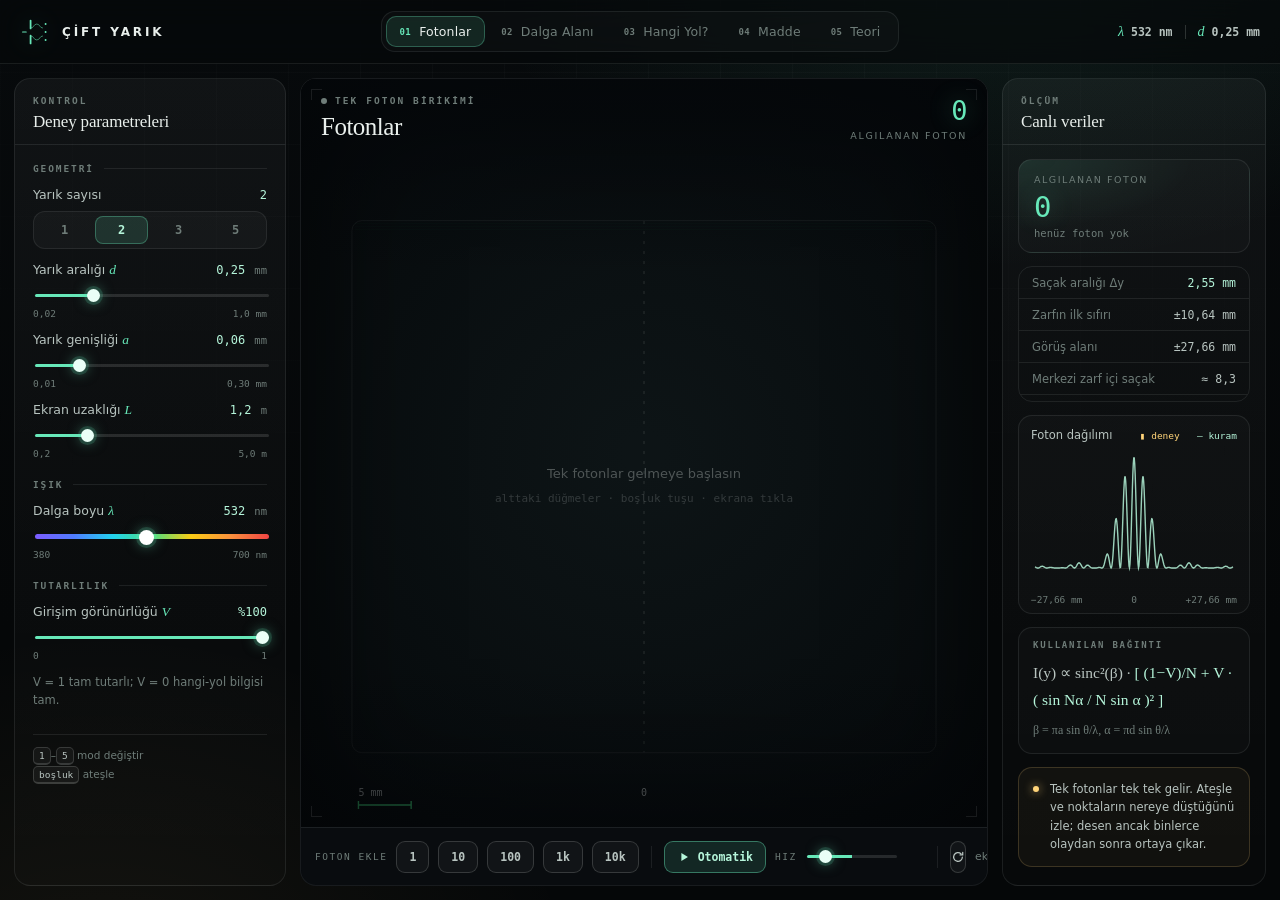
<file: index.html>
<!DOCTYPE html>
<html lang="tr">
<head>
<meta charset="utf-8">
<meta name="viewport" content="width=device-width, initial-scale=1">
<meta name="theme-color" content="#070a0d">
<title>Çift Yarık — Etkileşimli Fizik Laboratuvarı</title>
<link rel="icon" href="favicon.svg" type="image/svg+xml">
<link rel="stylesheet" href="css/styles.css">
</head>
<body>
<div class="app" id="app">

  <!-- ======================= ÜST ÇUBUK ======================= -->
  <header class="topbar">
    <div class="brand">
      <svg class="brand-mark" viewBox="0 0 34 34" aria-hidden="true">
        <path d="M3 17h4" stroke="currentColor" stroke-width="1.4" stroke-linecap="round"/>
        <path d="M12 4v9M12 21v9" stroke="currentColor" stroke-width="2" stroke-linecap="round"/>
        <path d="M12 12.5c4 0 3.2-4.5 7-4.5s3 4.5 7 4.5M12 21.5c4 0 3.2 4.5 7 4.5s3-4.5 7-4.5" fill="none" stroke="currentColor" stroke-width="1.1" opacity=".55"/>
        <circle cx="29" cy="8" r="1.1" fill="currentColor"/>
        <circle cx="29" cy="17" r="1.1" fill="currentColor"/>
        <circle cx="29" cy="26" r="1.1" fill="currentColor"/>
      </svg>
      <div class="brand-text">
        <span class="brand-title">ÇİFT YARIK</span>
        <span class="brand-sub">etkileşimli fizik laboratuvarı</span>
      </div>
    </div>

    <nav class="tabs" role="tablist" aria-label="Deney modları">
      <button class="tab is-active" role="tab" aria-selected="true" data-mode="buildup">
        <span class="tab-num">01</span><span>Fotonlar</span>
      </button>
      <button class="tab" role="tab" aria-selected="false" data-mode="wave">
        <span class="tab-num">02</span><span>Dalga Alanı</span>
      </button>
      <button class="tab" role="tab" aria-selected="false" data-mode="which">
        <span class="tab-num">03</span><span>Hangi Yol?</span>
      </button>
      <button class="tab" role="tab" aria-selected="false" data-mode="particle">
        <span class="tab-num">04</span><span>Madde</span>
      </button>
      <button class="tab" role="tab" aria-selected="false" data-mode="theory">
        <span class="tab-num">05</span><span>Teori</span>
      </button>
    </nav>

    <div class="topmeta" aria-label="Güncel parametreler">
      <span class="meta-item"><i>λ</i><b id="top-lambda">532 nm</b></span>
      <span class="meta-sep"></span>
      <span class="meta-item"><i>d</i><b id="top-d">0,25 mm</b></span>
    </div>
  </header>

  <!-- ======================= ÇALIŞMA ALANI ======================= -->
  <main class="workspace" id="workspace">

    <!-- ---------- SOL: KONTROLLER ---------- -->
    <aside class="panel controls" aria-label="Deney kontrolleri">
      <div class="panel-head">
        <span class="eyebrow">KONTROL</span>
        <span class="panel-title">Deney parametreleri</span>
      </div>
      <div class="controls-scroll">

        <!-- FOTONLAR -->
        <div class="pane is-active" data-pane="buildup">
          <div class="group">
            <div class="group-head"><span>GEOMETRİ</span><span class="group-line"></span></div>
            <div class="ctrl">
              <div class="ctrl-head">
                <label>Yarık sayısı</label>
                <output class="val">2</output>
              </div>
              <div class="seg" data-seg="N">
                <button data-n="1">1</button><button data-n="2" class="is-active">2</button>
                <button data-n="3">3</button><button data-n="5">5</button>
              </div>
            </div>
            <div class="ctrl">
              <div class="ctrl-head"><label for="b-d">Yarık aralığı <i>d</i></label><output class="val" id="b-d-v">0,25 <u>mm</u></output></div>
              <input id="b-d" class="range" type="range" min="0.02" max="1" step="0.01" value="0.25" data-bind="d" data-kind="d-mm">
              <div class="ctrl-foot"><span>0,02</span><span>1,0 mm</span></div>
            </div>
            <div class="ctrl">
              <div class="ctrl-head"><label for="b-a">Yarık genişliği <i>a</i></label><output class="val" id="b-a-v">0,060 <u>mm</u></output></div>
              <input id="b-a" class="range" type="range" min="0.01" max="0.3" step="0.005" value="0.06" data-bind="a" data-kind="a-mm">
              <div class="ctrl-foot"><span>0,01</span><span>0,30 mm</span></div>
            </div>
            <div class="ctrl">
              <div class="ctrl-head"><label for="b-L">Ekran uzaklığı <i>L</i></label><output class="val" id="b-L-v">1,20 <u>m</u></output></div>
              <input id="b-L" class="range" type="range" min="0.2" max="5" step="0.05" value="1.2" data-bind="L" data-kind="L-m">
              <div class="ctrl-foot"><span>0,2</span><span>5,0 m</span></div>
            </div>
          </div>

          <div class="group">
            <div class="group-head"><span>IŞIK</span><span class="group-line"></span></div>
            <div class="ctrl">
              <div class="ctrl-head"><label for="b-lambda">Dalga boyu <i>λ</i></label><output class="val" id="b-lambda-v">532 <u>nm</u></output></div>
              <input id="b-lambda" class="range spectral" type="range" min="380" max="700" step="1" value="532" data-bind="lambda" data-kind="lambda">
              <div class="ctrl-foot"><span>380</span><span>700 nm</span></div>
            </div>
          </div>

          <div class="group">
            <div class="group-head"><span>TUTARLILIK</span><span class="group-line"></span></div>
            <div class="ctrl">
              <div class="ctrl-head"><label for="b-V">Girişim görünürlüğü <i>V</i></label><output class="val" id="b-V-v">%100</output></div>
              <input id="b-V" class="range" type="range" min="0" max="100" step="1" value="100" data-bind="V" data-kind="V-pct">
              <div class="ctrl-foot"><span>0</span><span>1</span></div>
            </div>
            <p class="mini-note">V = 1 tam tutarlı; V = 0 hangi-yol bilgisi tam.</p>
          </div>
        </div>

        <!-- DALGA ALANI -->
        <div class="pane" data-pane="wave">
          <div class="group">
            <div class="group-head"><span>GEOMETRİ</span><span class="group-line"></span></div>
            <div class="ctrl">
              <div class="ctrl-head"><label>Yarık sayısı</label><output class="val">2</output></div>
              <div class="seg" data-seg="N">
                <button data-n="1">1</button><button data-n="2" class="is-active">2</button>
                <button data-n="3">3</button><button data-n="5">5</button>
              </div>
            </div>
            <div class="ctrl">
              <div class="ctrl-head"><label for="w-d">Yarık aralığı <i>d</i></label><output class="val" id="w-d-v">0,25 <u>mm</u></output></div>
              <input id="w-d" class="range" type="range" min="0.02" max="1" step="0.01" value="0.25" data-bind="d" data-kind="d-mm">
              <div class="ctrl-foot"><span>0,02</span><span>1,0 mm</span></div>
            </div>
            <div class="ctrl">
              <div class="ctrl-head"><label for="w-a">Yarık genişliği <i>a</i></label><output class="val" id="w-a-v">0,060 <u>mm</u></output></div>
              <input id="w-a" class="range" type="range" min="0.01" max="0.3" step="0.005" value="0.06" data-bind="a" data-kind="a-mm">
              <div class="ctrl-foot"><span>0,01</span><span>0,30 mm</span></div>
            </div>
          </div>

          <div class="group">
            <div class="group-head"><span>IŞIK</span><span class="group-line"></span></div>
            <div class="ctrl">
              <div class="ctrl-head"><label for="w-lambda">Dalga boyu <i>λ</i></label><output class="val" id="w-lambda-v">532 <u>nm</u></output></div>
              <input id="w-lambda" class="range spectral" type="range" min="380" max="700" step="1" value="532" data-bind="lambda" data-kind="lambda">
              <div class="ctrl-foot"><span>380</span><span>700 nm</span></div>
            </div>
          </div>

          <div class="group">
            <div class="group-head"><span>EKRAN</span><span class="group-line"></span></div>
            <div class="ctrl">
              <div class="ctrl-head"><label for="w-z">Ekran konumu <i>z</i></label><output class="val" id="w-z-v">120 <u>mm</u></output></div>
              <input id="w-z" class="range" type="range" min="2" max="200" step="1" value="120" data-bind="zScreen" data-kind="z-mm">
              <div class="ctrl-foot"><span>2</span><span>200 mm</span></div>
            </div>
            <p class="mini-note">Haritadaki dikey çizgiyi sürükleyerek de ekranı taşıyabilirsin.</p>
          </div>
        </div>

        <!-- HANGİ YOL -->
        <div class="pane" data-pane="which">
          <div class="group">
            <div class="group-head"><span>İŞARETÇİ</span><span class="group-line"></span></div>
            <div class="ctrl">
              <div class="ctrl-head"><label for="q-theta">İşaretçi açısı <i>θ</i></label><output class="val" id="q-theta-v">22°</output></div>
              <input id="q-theta" class="range" type="range" min="0" max="45" step="1" value="22" data-bind="theta" data-kind="theta-deg">
              <div class="ctrl-foot"><span>0° · özdeş</span><span>45° · dik</span></div>
            </div>
            <button class="switch" id="q-analyzer" data-toggle="analyzer" aria-pressed="false">
              <span class="switch-track"><span class="switch-thumb"></span></span>
              <span class="switch-label">Analizörü aç <small>(quantum eraser)</small></span>
            </button>
            <p class="mini-note">İşaretçiler ±θ yönünde. 45°'de birbirine dik olur: yol bilgisi tam, girişim yok.</p>
          </div>

          <div class="group">
            <div class="group-head"><span>GEOMETRİ</span><span class="group-line"></span></div>
            <div class="ctrl">
              <div class="ctrl-head"><label for="q-d">Yarık aralığı <i>d</i></label><output class="val" id="q-d-v">0,25 <u>mm</u></output></div>
              <input id="q-d" class="range" type="range" min="0.02" max="1" step="0.01" value="0.25" data-bind="d" data-kind="d-mm">
              <div class="ctrl-foot"><span>0,02</span><span>1,0 mm</span></div>
            </div>
            <div class="ctrl">
              <div class="ctrl-head"><label for="q-a">Yarık genişliği <i>a</i></label><output class="val" id="q-a-v">0,060 <u>mm</u></output></div>
              <input id="q-a" class="range" type="range" min="0.01" max="0.3" step="0.005" value="0.06" data-bind="a" data-kind="a-mm">
              <div class="ctrl-foot"><span>0,01</span><span>0,30 mm</span></div>
            </div>
            <div class="ctrl">
              <div class="ctrl-head"><label for="q-L">Ekran uzaklığı <i>L</i></label><output class="val" id="q-L-v">1,20 <u>m</u></output></div>
              <input id="q-L" class="range" type="range" min="0.2" max="5" step="0.05" value="1.2" data-bind="L" data-kind="L-m">
              <div class="ctrl-foot"><span>0,2</span><span>5,0 m</span></div>
            </div>
          </div>

          <div class="group">
            <div class="group-head"><span>IŞIK</span><span class="group-line"></span></div>
            <div class="ctrl">
              <div class="ctrl-head"><label for="q-lambda">Dalga boyu <i>λ</i></label><output class="val" id="q-lambda-v">532 <u>nm</u></output></div>
              <input id="q-lambda" class="range spectral" type="range" min="380" max="700" step="1" value="532" data-bind="lambda" data-kind="lambda">
              <div class="ctrl-foot"><span>380</span><span>700 nm</span></div>
            </div>
          </div>
        </div>

        <!-- MADDE -->
        <div class="pane" data-pane="particle">
          <div class="group">
            <div class="group-head"><span>PARÇACIK</span><span class="group-line"></span></div>
            <div class="particle-grid" data-particles>
              <button class="particle is-active" data-particle="electron"><b>e⁻</b><span>Elektron</span></button>
              <button class="particle" data-particle="neutron"><b>n</b><span>Nötron</span></button>
              <button class="particle" data-particle="proton"><b>p⁺</b><span>Proton</span></button>
              <button class="particle" data-particle="c60"><b>C₆₀</b><span>Fulleren</span></button>
            </div>
            <div class="ctrl">
              <div class="ctrl-head"><label for="p-K">Kinetik enerji <i>K</i></label><output class="val" id="p-K-v">1,00 <u>keV</u></output></div>
              <input id="p-K" class="range" type="range" min="0" max="1000" step="1" value="500" data-bind="K" data-kind="K-log">
              <div class="ctrl-foot"><span id="p-K-min">0,1 eV</span><span id="p-K-max">300 keV</span></div>
            </div>
            <p class="mini-note" id="p-rel-note">Relativistik düzeltme: <span>kapalı</span></p>
          </div>

          <div class="group">
            <div class="group-head"><span>GEOMETRİ</span><span class="group-line"></span></div>
            <div class="ctrl">
              <div class="ctrl-head"><label for="p-d">Yarık aralığı <i>d</i></label><output class="val" id="p-d-v">1,00 <u>µm</u></output></div>
              <input id="p-d" class="range" type="range" min="0" max="1000" step="1" value="500" data-bind="pd" data-kind="d-log">
              <div class="ctrl-foot"><span>1 nm</span><span>100 µm</span></div>
            </div>
            <div class="ctrl">
              <div class="ctrl-head"><label for="p-L">Ekran uzaklığı <i>L</i></label><output class="val" id="p-L-v">1,00 <u>m</u></output></div>
              <input id="p-L" class="range" type="range" min="0" max="1000" step="1" value="500" data-bind="pL" data-kind="L-log">
              <div class="ctrl-foot"><span>5 cm</span><span>20 m</span></div>
            </div>
            <div class="readonly-row"><span>Yarık genişliği</span><b>a = d / 4</b></div>
          </div>

          <div class="group">
            <div class="group-head"><span>NOT</span><span class="group-line"></span></div>
            <p class="mini-note">Aynı girişim yasası; sadece dalga boyu de Broglie bağıntısından geliyor. Ekran görünümü, gerçek ölçeğe göre büyütülür.</p>
          </div>
        </div>

        <div class="panel-foot">
          <span class="kbd-hint"><kbd>1</kbd>–<kbd>5</kbd> mod değiştir</span>
          <span class="kbd-hint"><kbd>boşluk</kbd> ateşle</span>
        </div>
      </div>
    </aside>

    <!-- ---------- ORTA: SAHNE ---------- -->
    <section class="stage-card" aria-label="Deney görselleştirmesi">
      <div class="canvas-wrap" id="canvas-wrap">
        <canvas id="base-canvas" aria-label="Deney ekranı"></canvas>
        <canvas id="fx-canvas" aria-hidden="true"></canvas>
        <div class="canvas-scrim"></div>
        <div class="stage-head">
          <div class="stage-heading">
            <div class="stage-kicker"><span class="live-dot" id="live-dot"></span><span id="stage-kicker">TEK FOTON BİRİKİMİ</span></div>
            <h1 class="stage-title" id="stage-title">Fotonlar</h1>
          </div>
          <div class="stage-stat">
            <span class="stage-stat-value" id="stage-stat-value">0</span>
            <span class="stage-stat-label" id="stage-stat-label">algılanan foton</span>
          </div>
        </div>
        <div class="corner tl"></div><div class="corner tr"></div>
        <div class="corner bl"></div><div class="corner br"></div>
      </div>

      <!-- Sahne alt çubuğu: moda göre JS doldurur -->
      <div class="stage-bar" id="stage-bar"></div>
    </section>

    <!-- ---------- SAĞ: VERİ ---------- -->
    <aside class="panel data" aria-label="Canlı ölçümler">
      <div class="panel-head">
        <span class="eyebrow">ÖLÇÜM</span>
        <span class="panel-title">Canlı veriler</span>
      </div>
      <div class="data-scroll">
        <div class="hero-stat">
          <span class="stat-key" id="hero-key">Algılanan foton</span>
          <span class="stat-big" id="hero-value">0</span>
          <span class="stat-sub" id="hero-sub">N = 0</span>
        </div>
        <div class="stat-list" id="stat-list"></div>

        <div class="chart-card">
          <div class="chart-head">
            <span id="chart-title">Dağılım</span>
            <span class="chart-legend" id="chart-legend"></span>
          </div>
          <canvas id="mini-canvas" aria-label="Ölçüm grafiği"></canvas>
          <div class="chart-foot"><span id="chart-xmin">−27,7 mm</span><span>0</span><span id="chart-xmax">+27,7 mm</span></div>
        </div>

        <div class="formula-card">
          <div class="formula-label">KULLANILAN BAĞINTI</div>
          <div class="formula" id="formula"></div>
        </div>

        <div class="note-card">
          <div class="note-dot"></div>
          <p id="note"></p>
        </div>
      </div>
    </aside>
  </main>

  <!-- ======================= TEORİ ======================= -->
  <section class="theory" id="theory" hidden>
    <div class="theory-hero">
      <div class="eyebrow">TEORİ · 1801 → BUGÜN</div>
      <h1>İki yarık, <em>tek bir soru.</em></h1>
      <p class="theory-lede">
        Bir parçacık aynı anda iki yerden geçebilir mi? Çift yarık deneyi, fiziğin en basit
        düzeneğiyle en tuhaf sorusunu sorar. 1801'de ışıkla başladı; bugün tek fotonlarla,
        elektronlarla, nötronlarla ve 720 atomlu moleküllerle aynı yanıtı veriyor.
      </p>
      <div class="hero-equation">
        <span class="eq-main">|ψ⟩ = |A⟩ + |B⟩</span>
        <span class="eq-arrow">→</span>
        <span class="eq-main">P(x) ∝ |ψ<sub>A</sub>(x) + ψ<sub>B</sub>(x)|²</span>
      </div>
      <div class="hero-meta">
        <span><b>11</b> bölüm</span><span><b>3</b> grafik</span><span><b>0</b> dış bağımlılık</span>
      </div>
    </div>

    <div class="theory-grid">
      <aside class="toc" aria-label="İçindekiler">
        <div class="toc-title">İÇİNDEKİLER</div>
        <a href="#t-geometry" class="is-active"><span>01</span> Geometri ve yol farkı</a>
        <a href="#t-cos2"><span>02</span> Neden cos²?</a>
        <a href="#t-envelope"><span>03</span> Sonlu yarık: zarf</a>
        <a href="#t-fresnel"><span>04</span> Fresnel ve Fraunhofer</a>
        <a href="#t-single"><span>05</span> Tek foton</a>
        <a href="#t-which"><span>06</span> Hangi yol?</a>
        <a href="#t-eraser"><span>07</span> Quantum eraser</a>
        <a href="#t-decoherence"><span>08</span> Dekoherans</a>
        <a href="#t-matter"><span>09</span> Madde dalgaları</a>
        <a href="#t-myths"><span>10</span> Yanlış anlamalar</a>
        <a href="#t-reading"><span>11</span> Deneyler ve okuma</a>
      </aside>

      <article class="prose">
        <section id="t-geometry">
          <div class="sec-num">01</div>
          <h2>Geometri ve yol farkı</h2>
          <p>
            Düzenek üç parçadan oluşur: tek renkli bir kaynak, üzerinde iki ince yarık bulunan
            bir bariyer ve yarıklardan <i>L</i> kadar uzakta bir ekran. Yarık genişliği <i>a</i>,
            merkezleri arasındaki uzaklık <i>d</i>'dir. Ekran üzerindeki bir noktaya iki yarıktan
            gelen dalgalar farklı yol uzunlukları kat eder.
          </p>

          <figure class="figure">
            <svg viewBox="0 0 760 270" role="img" aria-label="Çift yarık deneyinin geometrisi">
              <defs>
                <linearGradient id="beamGrad" x1="0" x2="1">
                  <stop offset="0" stop-color="#67e8b9" stop-opacity="0"/>
                  <stop offset="1" stop-color="#67e8b9" stop-opacity=".55"/>
                </linearGradient>
                <marker id="arrow" viewBox="0 0 10 10" refX="9" refY="5" markerWidth="5" markerHeight="5" orient="auto-start-reverse">
                  <path d="M0 0L10 5L0 10z" fill="#7d8b88"/>
                </marker>
              </defs>
              <rect x="34" y="116" width="46" height="38" rx="8" fill="none" stroke="#67e8b9" stroke-opacity=".55"/>
              <text x="57" y="140" text-anchor="middle" fill="#a8b5b2" font-size="12" font-family="monospace">KAYNAK</text>
              <path d="M82 135H300" stroke="url(#beamGrad)" stroke-width="1.5"/>
              <path d="M300 42V101M300 108V162M300 169V228" stroke="#d9e4e1" stroke-width="5" stroke-linecap="round" opacity=".85"/>
              <path d="M300 135H686" stroke="#394542" stroke-width="1" stroke-dasharray="3 5"/>
              <path d="M686 30V240" stroke="#e8f0ee" stroke-width="3" opacity=".8"/>
              <path d="M300 101L650 128M300 162L650 128" stroke="#ffd479" stroke-width="1.2" opacity=".8"/>
              <path d="M650 128L686 128" stroke="#ffd479" stroke-width="1.2" opacity=".5"/>
              <circle cx="650" cy="128" r="4" fill="#ffd479"/>
              <text x="660" y="122" fill="#ffd479" font-size="12" font-family="monospace">P</text>
              <path d="M314 101v61" stroke="#7d8b88" stroke-width="1" marker-start="url(#arrow)" marker-end="url(#arrow)"/>
              <text x="322" y="135" fill="#a8b5b2" font-size="12" font-family="monospace">d</text>
              <path d="M300 248h350" stroke="#7d8b88" stroke-width="1" marker-start="url(#arrow)" marker-end="url(#arrow)"/>
              <text x="470" y="264" text-anchor="middle" fill="#a8b5b2" font-size="12" font-family="monospace">L</text>
              <path d="M610 128a60 60 0 0 0-6-24" fill="none" stroke="#67e8b9" stroke-width="1.2"/>
              <text x="618" y="106" fill="#67e8b9" font-size="12" font-family="monospace">θ</text>
              <path d="M300 108h8M300 162h8" stroke="#070a0d" stroke-width="7"/>
              <text x="256" y="238" text-anchor="end" fill="#76827f" font-size="12" font-family="monospace">iki yarık</text>
              <text x="688" y="254" fill="#76827f" font-size="12" font-family="monospace">ekran</text>
              <text x="300" y="90" fill="#76827f" font-size="11" font-family="monospace">a</text>
            </svg>
            <figcaption>İki yarıktan P noktasına gelen yollar. Küçük açıda yol farkı Δ ≈ d sin θ ≈ d y / L.</figcaption>
          </figure>

          <div class="equation">
            <div class="eq-body">r<sub>2</sub><sup>2</sup> − r<sub>1</sub><sup>2</sup> = (y + d/2)<sup>2</sup> − (y − d/2)<sup>2</sup> = 2yd</div>
            <div class="eq-body">(r<sub>2</sub> − r<sub>1</sub>)(r<sub>2</sub> + r<sub>1</sub>) = 2yd &nbsp;⇒&nbsp; Δ ≈ <span class="eq-hl">d sin θ ≈ d y / L</span></div>
          </div>

          <p>
            Burada <i>L</i> ≫ <i>d</i> ve <i>y</i> ≪ <i>L</i> yaklaşımı kullanıldı. Faz farkı
            <i>φ</i> = <i>k</i>Δ = 2π<i>d</i> sin θ / <i>λ</i> olur. Yapıcı girişim, faz farkı
            2π'nin tam katı olduğunda; yıkıcı girişim ise π'nin tek katı olduğunda gerçekleşir.
          </p>

          <div class="equation">
            <div class="eq-body">Yapıcı: &nbsp; d sin θ = mλ &nbsp;⇒&nbsp; y<sub>m</sub> = m <span class="eq-hl">λL / d</span></div>
            <div class="eq-body">Yıkıcı: &nbsp; d sin θ = (m + ½)λ &nbsp;⇒&nbsp; y = (m + ½) λL / d</div>
          </div>

          <div class="callout">
            <div class="callout-title">Sayılarla</div>
            <p>
              <i>λ</i> = 532 nm, <i>d</i> = 0,25 mm, <i>L</i> = 1,2 m için saçak aralığı
              <b>Δy = λL/d = 2,55 mm</b>. İlk yan saçak merkezden 2,55 mm, ikinci 5,10 mm
              uzaklıktadır. Ekranın 1 cm'lik bir bölgesinde yaklaşık dört saçak görünür.
            </p>
          </div>

          <p class="aside">
            Küçük açı yaklaşımı terk edildiğinde gerçek maksimum konumu
            <i>y<sub>m</sub></i> = <i>L</i> tan θ<sub>m</sub> olur; burada sin θ<sub>m</sub> =
            <i>mλ/d</i>. Simülasyondaki şiddet hesabı bu daha doğru bağıntıyı kullanır.
          </p>
        </section>

        <section id="t-cos2">
          <div class="sec-num">02</div>
          <h2>Neden cos²?</h2>
          <p>
            İki yarık özdeş ve eşit aydınlatılmışsa, ekrana gelen iki dalganın genliği aynıdır:
            <i>A</i><sub>1</sub> = <i>A</i><sub>2</sub> = <i>A</i>. Toplam alan, karmaşık
            sayılarla toplanır; şiddet genliğin karesidir.
          </p>
          <div class="equation">
            <div class="eq-body">ψ = A e<sup>iφ₁</sup> + A e<sup>iφ₂</sup> = 2A e<sup>i(φ₁+φ₂)/2</sup> cos[(φ₁−φ₂)/2]</div>
            <div class="eq-body">I = |ψ|² = 4A² cos²(Δφ/2) = 2A² [1 + cos Δφ]</div>
          </div>
          <p>
            İşte ekrandaki parlak-sönük çizgilerin kaynağı bu <b>cos²</b> terimidir. İki dalga
            aynı fazda geldiğinde genlikler toplanır (4<i>A</i>²); zıt fazda geldiğinde birbirini
            yok eder (0). Toplam enerji korunur: girişim, enerjiyi ekranda yeniden dağıtır.
          </p>

          <div class="figure-grid">
            <figure class="figure small">
              <canvas class="theory-plot" data-plot="interference" height="120"></canvas>
              <figcaption>Yalnız girişim terimi: cos²(πdy/λL).</figcaption>
            </figure>
            <figure class="figure small">
              <canvas class="theory-plot" data-plot="envelope" height="120"></canvas>
              <figcaption>Yalnız sonlu yarık zarfı: sinc²(πay/λL).</figcaption>
            </figure>
            <figure class="figure small">
              <canvas class="theory-plot" data-plot="total" height="120"></canvas>
              <figcaption>İkisinin çarpımı: gerçek ekran deseni.</figcaption>
            </figure>
          </div>

          <p>
            Görünürlük (visibility), saçakların ne kadar belirgin olduğunu ölçer:
          </p>
          <div class="equation">
            <div class="eq-body">V = <span class="frac"><span>I<sub>max</sub> − I<sub>min</sub></span><span>I<sub>max</sub> + I<sub>min</sub></span></span></div>
          </div>
          <p>
            Eşit genliklerde <i>V</i> = 1'dir. Genlikler eşit değilse
            <i>V</i> = 2|<i>A</i><sub>1</sub><i>A</i><sub>2</sub>| / (<i>A</i><sub>1</sub>² +
            <i>A</i><sub>2</sub>²) olur. Hangi-yol bilgisi, tutarlılık ve kaynak boyutu bu
            görünürlüğü düşürür.
          </p>

          <details class="deep">
            <summary>İleri düzey: N yarık ve girişim ızgarası</summary>
            <p>
              Eşit aralıklı <i>N</i> yarık için alanlar geometrik bir dizi oluşturur:
            </p>
            <div class="equation">
              <div class="eq-body">ψ ∝ Σ<sub>n=0</sub><sup>N−1</sup> e<sup>inφ</sup> = <span class="frac"><span>sin(Nφ/2)</span><span>sin(φ/2)</span></span> e<sup>i(N−1)φ/2</sup></div>
              <div class="eq-body">I ∝ <span class="frac"><span>sin²(Nφ/2)</span><span>sin²(φ/2)</span></span> = N² <span class="frac"><span>sin(Nα)</span><span>N sin α</span></span><sup>2</sup>, &nbsp; α = πd sin θ / λ</div>
            </div>
            <p>
              Ana maksimumlar <i>φ</i> = 2π<i>m</i>'de, yani <i>d</i> sin θ = <i>mλ</i>'da
              oluşur. Aralarında <i>N</i>−2 tane küçük ikincil maksimum ve <i>N</i>−1 tane sıfır
              vardır. <i>N</i> büyüdükçe çizgiler keskinleşir: bu, spektroskopide kullanılan
              kırınım ızgarasının temelidir.
            </p>
          </details>
        </section>

        <section id="t-envelope">
          <div class="sec-num">03</div>
          <h2>Sonlu yarık: zarf</h2>
          <p>
            Gerçek yarık nokta değildir; genişliği <i>a</i> kadardır. Yarığın farklı noktalarından
            çıkan dalgalar da birbirleriyle girişir. Bu yüzden tek yarık bile uzak alanda bir
            kırınım deseni üretir. Yarık içindeki konumu <i>x</i>′ ile gösterirsek:
          </p>
          <div class="equation">
            <div class="eq-body">A(θ) ∝ ∫<sub>−a/2</sub><sup>a/2</sup> e<sup>ikx′ sin θ</sup> dx′
              = a <span class="eq-hl">sinc(πa sin θ / λ)</span></div>
          </div>
          <p>
            Burada sinc(<i>u</i>) = sin(<i>u</i>)/<i>u</i>. Şiddet, genliğin karesi olduğu için
            <b>sinc²</b> zarfı ortaya çıkar. Zarfın ilk sıfırı sin θ = λ/<i>a</i>, yani yaklaşık
            <i>y</i> = λ<i>L</i>/<i>a</i> konumundadır.
          </p>
          <div class="equation">
            <div class="eq-body">I(y) ∝ sinc²(β) · <span class="eq-hl">[ (1−V)/N + V · (sin Nα / N sin α)² ]</span></div>
            <div class="eq-body">β = πa y / λL, &nbsp; α = πd y / λL</div>
          </div>
          <p>
            Bu tek satır, bu laboratuvarın ekran modelinin tamamıdır. İlk çarpan tek yarığın
            kırınım zarfını, köşeli parantez ise <i>N</i> yarığın girişimini ve kısmi tutarlılığı
            anlatır. <i>V</i> = 1 tam tutarlı, <i>V</i> = 0 tamamen tutarsız karışım demektir.
          </p>
          <p>
            Zarf, popüler anlatımlarda sıkça atlanır. Oysa gerçek desende kenarlara doğru saçaklar
            zayıflar; yeterince uzakta tamamen kaybolur. Merkezi zarfın içinde kalan saçak sayısı
            yaklaşık <b>2d/a</b>'dır. Varsayılan değerlerde 2·0,25/0,06 ≈ 8 saçak görünür.
          </p>
          <div class="callout">
            <div class="callout-title">Deneysel ipucu</div>
            <p>
              Ekranda çok sayıda eşit parlaklıkta saçak görüyorsan, yarık genişliği dalga boyuna
              göre çok küçük demektir. Saçakların ortada parlak, kenarlarda sönük olması ise sonlu
              yarık zarfının imzasıdır.
            </p>
          </div>
        </section>

        <section id="t-fresnel">
          <div class="sec-num">04</div>
          <h2>Fresnel ve Fraunhofer</h2>
          <p>
            Ekranı yarıklara yaklaştırdığında desen değişir. Çok yakında yarıkların geometrik
            gölgesini ve kenarlarında ince Fresnel saçaklarını görürsün. Uzaklaştıkça desen
            olgunlaşır ve genişliği <i>L</i> ile doğrusal büyüyen kararlı bir girişim desenine
            dönüşür. Bu iki rejimin sınırını <b>Fresnel sayısı</b> belirler:
          </p>
          <div class="equation">
            <div class="eq-body">F = <span class="frac"><span>a²</span><span>λL</span></span> &nbsp;&nbsp; (yarık ölçeğinde)</div>
            <div class="eq-body">F ≫ 1: yakın alan (Fresnel) &nbsp;&nbsp;·&nbsp;&nbsp; F ≪ 1: uzak alan (Fraunhofer)</div>
          </div>
          <p>
            Fraunhofer koşulu aynı zamanda <i>L</i> ≫ <i>d</i>²/<i>λ</i> olarak da yazılır.
            Varsayılan değerlerde <i>d</i>²/<i>λ</i> ≈ 0,12 m; ekran 1,2 m uzakta olduğu için
            rahatça uzak alandayız. Dalga Alanı modunda ekranı 2 mm'den 200 mm'ye kadar
            sürükleyerek bu geçişi gerçek Fresnel integraliyle izleyebilirsin.
          </p>
          <details class="deep">
            <summary>İleri düzey: Fresnel kırınım integrali</summary>
            <p>
              Paraksiyal yaklaşımda (küçük açılar, skaler alan) bir <i>z</i> düzlemindeki alan:
            </p>
            <div class="equation">
              <div class="eq-body">U(x,z) = <span class="frac"><span>e<sup>ikz</sup></span><span>√(iλz)</span></span>
                ∫ U(x′,0) exp[ ik(x−x′)² / 2z ] dx′</div>
            </div>
            <p>
              Yarık sınırları içinde integral, Fresnel integralleri <i>C</i> ve <i>S</i> cinsinden
              kapalı biçimde yazılabilir. <i>v</i> = √(2/λ<i>z</i>)·(<i>x</i>′−<i>x</i>) dönüşümüyle:
            </p>
            <div class="equation">
              <div class="eq-body">U ∝ (1/√(2i)) Σ<sub>yarık</sub> [ ΔC + iΔS ], &nbsp;
                C(v)+iS(v) = ∫<sub>0</sub><sup>v</sup> e<sup>iπt²/2</sup> dt</div>
            </div>
            <p>
              Simülasyon bu integrali her piksel için hesaplar; <i>C</i> ve <i>S</i> için kuvvet
              serisi (|v| ≤ 3,5) ve asimptotik açılım (|v| > 3,5) kullanır. Uzak alanda sonucun
              Fraunhofer formülüne yakınsadığı testlerle doğrulanmıştır.
            </p>
          </details>
        </section>

        <section id="t-single">
          <div class="sec-num">05</div>
          <h2>Tek foton</h2>
          <p>
            1909'da G. I. Taylor, ışığı o kadar zayıflattı ki aynı anda yalnızca birkaç foton
            düzeneğin içindeydi. Ekranda yine girişim çizgileri oluştu. 1980'lerden itibaren
            tek foton kaynaklarıyla yapılan deneyler bunu kesinleştirdi: <b>her foton tek başına
            kendisiyle girişir.</b>
          </p>
          <p>
            Tek fotonun durumu iki yolun genliklerinin süperpozisyonudur:
            |ψ⟩ = (|A⟩ + |B⟩)/√2. Ekranın <i>x</i> noktasındaki olasılık yoğunluğu Born kuralıyla
            verilir:
          </p>
          <div class="equation">
            <div class="eq-body">P(x) = |ψ(x)|² = |ψ<sub>A</sub>(x) + ψ<sub>B</sub>(x)|²</div>
          </div>
          <p>
            Her dedektör tıklaması tek bir noktadır. Noktaların dağılımı, çok sayıda olay
            biriktikçe |ψ|²'ye yakınsar. Bu, kuantum mekaniğinin olasılıksal doğasının en çıplak
            gösterimidir: teori sana tek bir sonucu söylemez, sonuçların istatistiğini söyler.
          </p>
          <div class="callout">
            <div class="callout-title">"Foton iki yarıktan da geçer" ne demek?</div>
            <p>
              Fotonun iki ayrı kopyası yoktur; ekranda asla iki noktaya birden çarpmaz. Doğru
              ifade şudur: fotonun olasılık genliği iki yoldan da katkı alır. Hangi yoldan
              geçtiğini ölçersen süperpozisyon bozulur ve girişim kaybolur. Ölçüm, "bilinmeyen
              cevabı" ortaya çıkarmaz; yeni bir durum hazırlar.
            </p>
          </div>
          <p>
            Fotonlar arasında bir etkileşim gerekmez. İki foton aynı anda ekranda olsa bile
            girişim, her fotonun kendi genliğinin kendisiyle toplanmasından doğar. Bu yüzden
            deneyi "aynı anda tek foton" rejiminde yapmak şart değildir; ama tek foton rejimi,
            klasik dalga açıklamasını devre dışı bıraktığı için kavramsal olarak çok değerlidir.
          </p>
        </section>

        <section id="t-which">
          <div class="sec-num">06</div>
          <h2>Hangi yol?</h2>
          <p>
            Yarıkların önüne, her yolu ayrı ayrı işaretleyen dedektörler veya polarizasyon
            filtreleri koyduğumuzu düşünelim. Fotonun yolu artık çevreyle dolanık hale gelir:
          </p>
          <div class="equation">
            <div class="eq-body">|Ψ⟩ = <span class="frac"><span>1</span><span>√2</span></span>
              ( |A⟩|m<sub>A</sub>⟩ + |B⟩|m<sub>B</sub>⟩ )</div>
          </div>
          <p>
            Ekrandaki olasılık, işaretçi durumlarının iç çarpımıyla modüle olur:
          </p>
          <div class="equation">
            <div class="eq-body">P(x) ∝ |ψ<sub>A</sub>|² + |ψ<sub>B</sub>|²
              + 2 Re[ψ<sub>A</sub>ψ<sub>B</sub><sup>*</sup> ⟨m<sub>B</sub>|m<sub>A</sub>⟩]</div>
          </div>
          <p>
            Eşit genliklerde girişim görünürlüğü <i>V</i> = |⟨m<sub>B</sub>|m<sub>A</sub>⟩| olur.
            İşaretçi durumları özdeşse iç çarpım 1'dir ve tam girişim vardır. Birbirine dikse iç
            çarpım 0'dır ve girişim tamamen kaybolur. Arada kalan durumlarda saçaklar soluklaşır.
          </p>
          <p>
            Hangi yolu ne kadar iyi ayırt edebildiğimizi <b>D</b> ile gösterelim. Saf durumlar için
            <i>D</i> = √(1−<i>V</i>²) ve dolayısıyla:
          </p>
          <div class="equation">
            <div class="eq-body"><span class="eq-hl">V² + D² ≤ 1</span></div>
          </div>
          <p>
            Bu, Englert'in tamamlayıcılık bağıntısıdır. Eşitlik, yol bilgisinin tamamen tutarlı
            olduğu saf işaretçilerde sağlanır. Daha karmaşık (karışık) durumlarda toplam 1'den
            küçük olabilir. Önemli olan, <i>V</i> ile <i>D</i>'nin aynı anda 1 olamamasıdır:
            dalga ve parçacık davranışı aynı deneyde tam keskinlikte birlikte görünmez.
          </p>
          <div class="callout">
            <div class="callout-title">Hangi-yol bilgisi "bilinç" değildir</div>
            <p>
              Girişimi bozan şey, bir insanın sonucu görmesi değil, yol bilgisinin fiziksel olarak
              kaydedilmiş olmasıdır. Dedektör kaydı bir kutuya kilitlense, hatta hiç okunmasa bile
              dolanıklık girişimi bozar. Bir kayıt varsa, "hangi yol" sorusunun cevabı doğada
              yazılıdır.
            </p>
          </div>
        </section>

        <section id="t-eraser">
          <div class="sec-num">07</div>
          <h2>Quantum eraser</h2>
          <p>
            Peki işaretçi bilgisini ekrana çarpmadan önce "silersek" ne olur? İki yolu işaretleyen
            polarizasyon durumlarını, yolları birbirine karıştıran bir analizörle yeniden
            birleştirebiliriz. Bu durumda hangi yol bilgisi silinir ve girişim geri gelir.
          </p>
          <p>
            Bu bedava değildir: analizör, fotonların yalnızca belirli bir kesrini geçirir.
            İşaretçiler ±θ açısındaysa geçen foton oranı cos²θ olur. Yani girişim deseni geri
            gelir, ama daha az fotonla. Toplam desene (analizörsüz tüm fotonlar) bakarsan girişim
            yine görünmez; girişim yalnızca analizörden geçen alt kümede belirir.
          </p>
          <div class="equation">
            <div class="eq-body">İşaretçisiz: V = |cos 2θ| &nbsp;&nbsp;·&nbsp;&nbsp;
              Analizörlü: V = 1, &nbsp; geçiş = cos²θ</div>
          </div>
          <p>
            Gecikmeli seçim (delayed-choice) deneylerinde bu "silme" kararı, foton ekrana
            çarptıktan sonra bile verilebilir. Ama sonuç hep aynıdır: veriler alt kümelere
            ayrıldığında girişim görünür, toplamda görünmez. Gelecekteki bir seçim geçmişteki
            bir sonucu değiştirmez; sadece hangi alt kümeye bakacağını belirler. Bu, sinyal
            göndermenin bir yolu değildir.
          </p>
          <div class="callout warn">
            <div class="callout-title">Dikkat</div>
            <p>
              Buradaki gösterim, polarizasyon işaretçileriyle yapılan yerel bir "eraser"dır.
              Kim ve arkadaşlarının 1999'daki gecikmeli seçim deneyiyle aynı ilkeyi gösterir,
              ama birebir aynı düzenek değildir. "Geçmişi silmek" gibi ifadeler fiziksel değil,
              pedagojik kısaltmalardır.
            </p>
          </div>
        </section>

        <section id="t-decoherence">
          <div class="sec-num">08</div>
          <h2>Dekoherans ve klasik dünya</h2>
          <p>
            Bir kuantum sistemi çevresiyle etkileştiğinde, çevre de hangi yol hakkında bilgi
            taşımaya başlar. Fotonun havadaki moleküllerle, dedektörle veya kozmik mikrodalga
            fonuyla etkileşimi, işaretçi durumlarını dikleştirir. Kısmi iz (reduced density
            matrix) üzerindeki köşegen dışı terimler hızla söner. Buna <b>dekoherans</b> denir.
          </p>
          <div class="equation">
            <div class="eq-body">ρ<sub>AB</sub> = ⟨m<sub>B</sub>|m<sub>A</sub>⟩ &nbsp;→&nbsp; 0
              &nbsp;⇒&nbsp; girişim terimi kaybolur</div>
          </div>
          <p>
            Makroskopik cisimlerde de Broglie dalga boyu inanılmaz küçüktür ve dekoherans süresi
            akıl almaz kısadır. 1 gramlık bir toz tanesi için oda sıcaklığında termal dalga boyu
            ~10<sup>−19</sup> m mertebesindedir; 1 m/s hızla giden bir beyzbol topu için ise
            ~10<sup>−34</sup> m. Bu, bir atom çekirdeğinden milyarlarca kat küçüktür. Böyle bir
            cismin iki yarıktan aynı anda geçmesi pratikte gözlenemez; ama bu, kuantum
            mekaniğinin makroskopik dünyada "kapandığı" anlamına gelmez. Dekoherans, klasik
            davranışın nasıl ortaya çıktığını açıklar; tek bir sonucun neden seçildiği ise
            yorum tartışmasıdır.
          </p>
          <p>
            Bu laboratuvarda "Hangi Yol?" modundaki görünürlük kaybı, tam da bu mantığın
            denetlenebilir bir modelidir: yol bilgisi arttıkça girişim terimi küçülür.
          </p>
        </section>

        <section id="t-matter">
          <div class="sec-num">09</div>
          <h2>Madde dalgaları</h2>
          <p>
            1924'te Louis de Broglie, her parçacığa bir dalga boyu eşlik etmesi gerektiğini öne
            sürdü: <b>λ = h/p</b>. Üç yıl sonra Davisson ve Germer, elektronların kristal
            yüzeylerden kırınımını görerek bunu doğruladı. Bugün elektron, nötron, atom ve
            moleküllerle çift yarık deneyleri rutin.
          </p>
          <div class="equation">
            <div class="eq-body">λ = <span class="frac"><span>h</span><span>p</span></span>
              = <span class="frac"><span>hc</span><span>√[K(K + 2mc²)]</span></span></div>
          </div>
          <p>
            Burada <i>K</i> kinetik enerji, <i>mc</i>² durgun kütle enerjisidir. Düşük enerjilerde
            λ ≈ h/√(2mK) yaklaşımı yeterlidir; yüksek enerjilerde relativistik ifade gerekir.
          </p>
          <div class="data-table">
            <div class="dt-row dt-head"><span>Parçacık</span><span>K</span><span>λ</span></div>
            <div class="dt-row"><span>Elektron</span><span>100 eV</span><span>123 pm</span></div>
            <div class="dt-row"><span>Nötron (termal)</span><span>0,0253 eV</span><span>180 pm</span></div>
            <div class="dt-row"><span>C₆₀</span><span>100 eV</span><span>0,107 pm</span></div>
            <div class="dt-row"><span>Beyzbol (145 g)</span><span>40 m/s</span><span>~10⁻³⁴ m</span></div>
          </div>
          <p>
            Madde dalgalarının dalga boyu küçük olduğu için yarık aralığı da küçük olmalıdır:
            elektronlar için nanometre, C₆₀ için yüz nanometre mertebesi. "Madde" sekmesinde
            parçacığı ve enerjiyi değiştirerek saçak aralığının nasıl ölçeklendiğini görebilirsin.
            Ekran görünümü gerçek ölçeğe göre büyütülür; ölçek çubuğu gerçek uzunluğu verir.
          </p>
        </section>

        <section id="t-myths">
          <div class="sec-num">10</div>
          <h2>Yanlış anlamalar</h2>
          <div class="myth-grid">
            <div class="myth">
              <span class="myth-x">Yanlış</span>
              <p>"Girişim için iki fotonun aynı anda ekranda olması gerekir."</p>
              <span class="myth-ok">Doğru</span>
              <p>Her foton kendi genliğiyle girişir; tek foton rejiminde de desen oluşur.</p>
            </div>
            <div class="myth">
              <span class="myth-x">Yanlış</span>
              <p>"Gözlemci bilinci girişimi çökertir."</p>
              <span class="myth-ok">Doğru</span>
              <p>Yol bilgisinin fiziksel olarak kaydedilmesi yeterlidir; insan bilinci gerekmez.</p>
            </div>
            <div class="myth">
              <span class="myth-x">Yanlış</span>
              <p>"Foton iki yarıktan da geçer, bu yüzden iki noktaya çarpar."</p>
              <span class="myth-ok">Doğru</span>
              <p>Genlik iki yoldan katkı alır; dedektör her zaman tek bir nokta kaydeder.</p>
            </div>
            <div class="myth">
              <span class="myth-x">Yanlış</span>
              <p>"Quantum eraser geçmişe sinyal gönderir."</p>
              <span class="myth-ok">Doğru</span>
              <p>Yalnızca olaylar alt kümelere ayrılır; toplam desen değişmez, sinyal gönderilemez.</p>
            </div>
            <div class="myth">
              <span class="myth-x">Yanlış</span>
              <p>"Hangi-yol dedektörü, fotonu fiziksel olarak ittiği için girişimi bozar."</p>
              <span class="myth-ok">Doğru</span>
              <p>Dolanıklık nedeniyle, dedektör fotonu hiç rahatsız etmeden de yol bilgisi girişimi bozabilir.</p>
            </div>
            <div class="myth">
              <span class="myth-x">Yanlış</span>
              <p>"Klasik dalga modeli yanlış olduğu için tek foton deneyi gerekir."</p>
              <span class="myth-ok">Doğru</span>
              <p>Klasik dalga modeli ekran desenini doğru verir; tek foton deneyi parçacık doğasını ve Born kuralını gösterir.</p>
            </div>
          </div>
        </section>

        <section id="t-reading">
          <div class="sec-num">11</div>
          <h2>Deneyler ve okuma</h2>
          <p>
            Bu simülasyondaki her mod, gerçek bir deney geleneğine dayanır:
          </p>
          <ul class="ref-list">
            <li><b>1801 · Thomas Young</b> — Işığın girişimi; çift yarık deneyinin doğuşu.</li>
            <li><b>1909 · G. I. Taylor</b> — Çok zayıf ışıkla girişim; fotonlar tek tek gelse de desen oluşuyor.</li>
            <li><b>1961 · Claus Jönsson</b> — Elektronlarla çift yarık girişimi.</li>
            <li><b>1986 · Aspect, Grangier, Roger</b> — Tek foton kaynağıyla girişim.</li>
            <li><b>1989 · Akira Tonomura</b> — Elektron çift-yarık deneyi; tek tek elektronların birikimi.</li>
            <li><b>1999 · Kim, Kulik, Shih, Scully</b> — Gecikmeli seçim quantum eraser.</li>
            <li><b>1999 · Zeilinger ve ark.</b> — C₆₀ molekülleriyle girişim.</li>
            <li><b>2019 · Arndt ve ark.</b> — Kütlesi 25 kDa'yı aşan moleküllerle girişim.</li>
          </ul>
          <p class="reading">
            <b>Okuma:</b> R. P. Feynman, <i>The Feynman Lectures on Physics</i>, Cilt III, Bölüm 1;
            A. Ananthaswamy, <i>Through Two Doors at Once</i>; G. Greenstein &amp; A. Zajonc,
            <i>The Quantum Challenge</i>; M. O. Scully &amp; M. S. Zubairy, <i>Quantum Optics</i>.
          </p>
        </section>

        <section id="t-method" class="method">
          <div class="sec-num">+</div>
          <h2>Bu simülasyon neyi hesaplıyor?</h2>
          <p>
            Ekran deseni, sonlu yarık için sinc² zarfı ve N-yarık girişim teriminin çarpımıyla
            hesaplanır. Tek foton olayları, bu dağılımdan ters-CDF Monte Carlo yöntemiyle
            örneklenir. Dalga Alanı modu, Fresnel kırınım integralini her piksel için Fresnel
            integralleriyle çözer. Hesaplar skaler, paraksiyal ve tek renklidir; polarizasyon
            yalnızca Hangi Yol? modelinde soyut bir işaretçi olarak temsil edilir. Dedektörler
            ideal, yarıklar dikdörtgen ve aydınlatma düzgündür.
          </p>
          <p class="method-note">
            Çekirdek: <code>js/physics.js</code> · Doğrulama: <a href="tests.html">tests.html</a> ·
            Bağımlılık yok.
          </p>
        </section>
      </article>
    </div>

    <footer class="theory-footer">
      <span>ÇİFT YARIK · etkileşimli fizik laboratuvarı</span>
      <span>λ = h/p olduğu sürece soru açık kalır.</span>
    </footer>
  </section>
</div>

<script src="js/physics.js"></script>
<script src="js/app.js"></script>
</body>
</html>
</file>
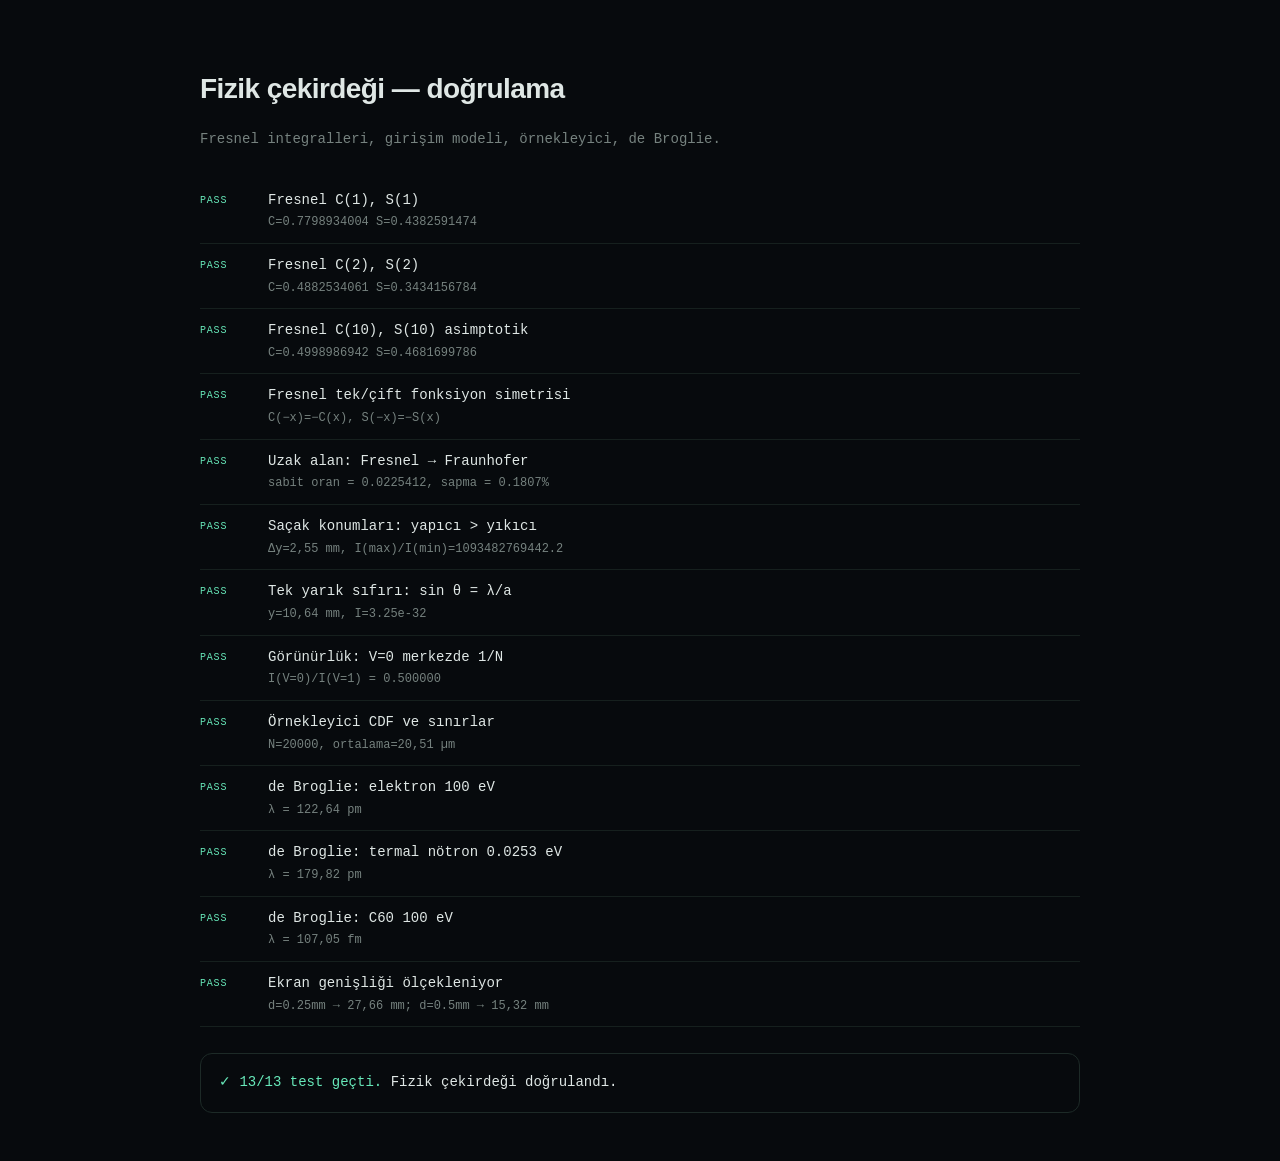
<file: tests.html>
<!DOCTYPE html>
<html lang="tr">
<head>
<meta charset="utf-8">
<meta name="viewport" content="width=device-width, initial-scale=1">
<title>Çift Yarık — Fizik Testleri</title>
<link rel="icon" href="favicon.svg" type="image/svg+xml">
<style>
  :root { color-scheme: dark; }
  body {
    margin: 0; padding: 48px 24px; background: #070a0d; color: #dfe7e5;
    font: 14px/1.55 "SF Mono", ui-monospace, Menlo, monospace;
  }
  main { max-width: 880px; margin: 0 auto; }
  h1 { font-family: -apple-system, sans-serif; font-weight: 600; letter-spacing: -0.02em; }
  .sub { color: #76827f; margin-bottom: 28px; }
  .test { display: flex; gap: 14px; padding: 11px 0; border-bottom: 1px solid #16201e; }
  .badge { flex: none; width: 54px; font-size: 10px; letter-spacing: .08em; padding-top: 3px; }
  .pass { color: #67e8b9; }
  .fail { color: #ff7b7b; }
  .name { flex: 1; }
  .detail { color: #76827f; font-size: 12px; margin-top: 2px; }
  .summary { margin-top: 26px; padding: 18px; border: 1px solid #1d2a27; border-radius: 12px; }
  .ok { color: #67e8b9; } .bad { color: #ff7b7b; }
</style>
</head>
<body>
<main>
  <h1>Fizik çekirdeği — doğrulama</h1>
  <div class="sub">Fresnel integralleri, girişim modeli, örnekleyici, de Broglie.</div>
  <div id="tests"></div>
  <div class="summary" id="summary">Çalışıyor…</div>
</main>
<script src="js/physics.js"></script>
<script>
(function () {
  const P = window.Physics;
  const results = [];
  const near = (a, b, tol) => Math.abs(a - b) <= tol;

  function test(name, fn, detail) {
    try {
      const d = fn();
      results.push({ name, ok: true, detail: d || detail || '' });
    } catch (err) {
      results.push({ name, ok: false, detail: err.message });
    }
  }
  function assert(cond, msg) { if (!cond) throw new Error(msg || 'assertion failed'); }

  test('Fresnel C(1), S(1)', () => {
    const [c, s] = P.fresnelCS(1);
    assert(near(c, 0.7798934004, 2e-8), 'C(1) = ' + c);
    assert(near(s, 0.4382591474, 2e-8), 'S(1) = ' + s);
    return `C=${c.toFixed(10)}  S=${s.toFixed(10)}`;
  });

  test('Fresnel C(2), S(2)', () => {
    const [c, s] = P.fresnelCS(2);
    assert(near(c, 0.4882534061, 2e-7), 'C(2) = ' + c);
    assert(near(s, 0.3434156784, 2e-7), 'S(2) = ' + s);
    return `C=${c.toFixed(10)}  S=${s.toFixed(10)}`;
  });

  test('Fresnel C(10), S(10) asimptotik', () => {
    const [c, s] = P.fresnelCS(10);
    assert(near(c, 0.4998986942, 1e-7), 'C(10) = ' + c);
    assert(near(s, 0.4681699786, 1e-7), 'S(10) = ' + s);
    return `C=${c.toFixed(10)}  S=${s.toFixed(10)}`;
  });

  test('Fresnel tek/çift fonksiyon simetrisi', () => {
    const [c1, s1] = P.fresnelCS(2.345);
    const [c2, s2] = P.fresnelCS(-2.345);
    assert(near(c1, -c2, 1e-12) && near(s1, -s2, 1e-12), 'simetri bozuk');
    return 'C(−x)=−C(x), S(−x)=−S(x)';
  });

  test('Uzak alan: Fresnel → Fraunhofer', () => {
    const prm = { lambda: 532e-9, d: 0.25e-3, a: 0.06e-3, L: 1.2, N: 2, V: 1 };
    const z = 1.2;
    const xs = [0, 0.1e-3, 1e-3, 2.55e-3, 5e-3, 12.8e-3];
    let ratios = [];
    for (const x of xs) {
      const I = P.fresnelIntensity(x, z, prm);
      const beta = Math.PI * prm.a * x / (prm.lambda * z);
      const alpha = Math.PI * prm.d * x / (prm.lambda * z);
      const F = (beta === 0 ? 1 : Math.sin(beta) / beta) * Math.cos(alpha);
      ratios.push(I / (F * F));
    }
    const mean = ratios.reduce((s, v) => s + v, 0) / ratios.length;
    const spread = Math.max(...ratios) / Math.min(...ratios) - 1;
    assert(spread < 0.003, 'oran sapması ' + spread);
    return `sabit oran = ${mean.toFixed(7)}, sapma = ${(spread * 100).toFixed(4)}%`;
  });

  test('Saçak konumları: yapıcı > yıkıcı', () => {
    const prm = { lambda: 532e-9, d: 0.25e-3, a: 0.06e-3, L: 1.2, N: 2, V: 1 };
    const dy = P.fringeSpacing(prm.lambda, prm.d, prm.L);
    const max = P.intensity(dy, prm);
    const min = P.intensity(dy / 2, prm);
    assert(max > min * 5, `max=${max}, min=${min}`);
    return `Δy=${P.fmtLength(dy)}, I(max)/I(min)=${(max / min).toFixed(1)}`;
  });

  test('Tek yarık sıfırı: sin θ = λ/a', () => {
    const prm = { lambda: 532e-9, d: 0.25e-3, a: 0.06e-3, L: 1.2, N: 1, V: 1 };
    const theta = Math.asin(prm.lambda / prm.a);
    const y = prm.L * Math.tan(theta);
    const I = P.intensity(y, prm);
    assert(I < 1e-10, 'sıfır değil: ' + I);
    return `y=${P.fmtLength(y)}, I=${I.toExponential(2)}`;
  });

  test('Görünürlük: V=0 merkezde 1/N', () => {
    const base = { lambda: 532e-9, d: 0.25e-3, a: 0.06e-3, L: 1.2, N: 2 };
    const coh = P.intensity(0, { ...base, V: 1 });
    const incoh = P.intensity(0, { ...base, V: 0 });
    assert(near(incoh / coh, 0.5, 1e-9), 'oran ' + incoh / coh);
    return `I(V=0)/I(V=1) = ${(incoh / coh).toFixed(6)}`;
  });

  test('Örnekleyici CDF ve sınırlar', () => {
    const prm = { lambda: 532e-9, d: 0.25e-3, a: 0.06e-3, L: 1.2, N: 2, V: 1 };
    const S = P.makeSampler(prm, undefined, 4096);
    assert(near(S.cdf[S.bins - 1], 1, 1e-12), 'CDF sonu ' + S.cdf[S.bins - 1]);
    let sum = 0;
    const N = 20000;
    for (let i = 0; i < N; i++) {
      const y = P.sampleSampler(S);
      assert(Math.abs(y) <= S.halfWidth + 1e-12, 'aralık dışı');
      sum += y;
    }
    const mean = sum / N;
    assert(Math.abs(mean) < S.halfWidth * 0.01, 'ortalama ' + mean);
    return `N=${N}, ortalama=${P.fmtLength(mean)}`;
  });

  test('de Broglie: elektron 100 eV', () => {
    const r = P.deBroglie('electron', 100);
    assert(near(r.lambda, 1.226e-10, 2e-13), 'λ=' + r.lambda);
    return `λ = ${P.fmtLength(r.lambda)}`;
  });

  test('de Broglie: termal nötron 0.0253 eV', () => {
    const r = P.deBroglie('neutron', 0.0253);
    assert(near(r.lambda, 1.798e-10, 3e-13), 'λ=' + r.lambda);
    return `λ = ${P.fmtLength(r.lambda)}`;
  });

  test('de Broglie: C60 100 eV', () => {
    const r = P.deBroglie('c60', 100);
    assert(r.lambda > 1e-13 && r.lambda < 1.2e-13, 'λ=' + r.lambda);
    return `λ = ${P.fmtLength(r.lambda)}`;
  });

  test('Ekran genişliği ölçekleniyor', () => {
    const p1 = { lambda: 532e-9, d: 0.25e-3, a: 0.06e-3, L: 1.2, N: 2 };
    const p2 = { lambda: 532e-9, d: 0.5e-3, a: 0.06e-3, L: 1.2, N: 2 };
    const w1 = P.screenHalfWidth(p1), w2 = P.screenHalfWidth(p2);
    assert(w1 > 0 && w2 > 0 && w1 > w2, `${w1}, ${w2}`);
    return `d=0.25mm → ${P.fmtLength(w1)}; d=0.5mm → ${P.fmtLength(w2)}`;
  });

  let html = '', passed = 0;
  for (const r of results) {
    if (r.ok) passed++;
    html += `<div class="test"><div class="badge ${r.ok ? 'pass' : 'fail'}">${r.ok ? 'PASS' : 'FAIL'}</div>
      <div class="name">${r.name}<div class="detail">${r.detail}</div></div></div>`;
  }
  document.getElementById('tests').innerHTML = html;
  const all = passed === results.length;
  document.getElementById('summary').innerHTML = all
    ? `<span class="ok">✓ ${passed}/${results.length} test geçti.</span> Fizik çekirdeği doğrulandı.`
    : `<span class="bad">✗ ${passed}/${results.length} test geçti.</span> Konsolu kontrol et.`;
  window.__testResults = results;
})();
</script>
</body>
</html>
</file>
<file: css/styles.css>
/* ============================================================================
   ÇİFT YARIK — arayüz stilleri
   ========================================================================== */

:root {
  --bg: #06080a;
  --bg-2: #0a0e11;
  --ink: #e9efec;
  --ink-2: #b8c4c0;
  --ink-3: #6f7d79;
  --line: rgba(233, 239, 236, .085);
  --line-2: rgba(233, 239, 236, .17);
  --panel: rgba(255, 255, 255, .028);
  --mint: #67e8b9;
  --mint-2: #b5f5da;
  --amber: #ffd479;
  --violet: #b9a8ff;
  --rose: #ff8fa3;
  --blue: #6ee7ff;
  --r: 16px;
  --font-sans: -apple-system, BlinkMacSystemFont, "SF Pro Text", "Inter", "Segoe UI", system-ui, sans-serif;
  --font-mono: "SF Mono", ui-monospace, "JetBrains Mono", Menlo, monospace;
  --font-serif: "Iowan Old Style", "Palatino Linotype", Palatino, "Book Antiqua", Georgia, serif;
}

* { box-sizing: border-box; }

html, body {
  margin: 0;
  height: 100%;
  background: var(--bg);
  color: var(--ink);
  font-family: var(--font-sans);
  -webkit-font-smoothing: antialiased;
  overflow: hidden;
}

body::before {
  content: "";
  position: fixed;
  inset: 0;
  background:
    radial-gradient(900px 600px at 78% -10%, rgba(103, 232, 185, .10), transparent 60%),
    radial-gradient(800px 600px at 8% 110%, rgba(255, 212, 121, .06), transparent 60%),
    linear-gradient(180deg, #070a0c, #050708 70%);
  pointer-events: none;
  z-index: 0;
}

body::after {
  content: "";
  position: fixed;
  inset: 0;
  background-image:
    linear-gradient(rgba(233, 239, 236, .022) 1px, transparent 1px),
    linear-gradient(90deg, rgba(233, 239, 236, .022) 1px, transparent 1px);
  background-size: 72px 72px;
  mask-image: radial-gradient(1200px 800px at 50% 0%, #000 20%, transparent 80%);
  pointer-events: none;
  z-index: 0;
}

.app { position: relative; z-index: 1; height: 100%; }

::-webkit-scrollbar { width: 9px; height: 9px; }
::-webkit-scrollbar-track { background: transparent; }
::-webkit-scrollbar-thumb {
  background: rgba(233, 239, 236, .12);
  border-radius: 6px;
  border: 2.5px solid transparent;
  background-clip: content-box;
}
::-webkit-scrollbar-thumb:hover { background-color: rgba(233, 239, 236, .22); background-clip: content-box; }

button { font-family: inherit; }
code { font-family: var(--font-mono); font-size: .92em; color: var(--mint-2); }

/* ============================ ÜST ÇUBUK ============================ */

.topbar {
  height: 64px;
  display: flex;
  align-items: center;
  gap: 20px;
  padding: 0 20px;
  border-bottom: 1px solid var(--line);
  background: rgba(6, 8, 10, .66);
  backdrop-filter: blur(20px);
  -webkit-backdrop-filter: blur(20px);
  position: relative;
  z-index: 20;
}

.brand { display: flex; align-items: center; gap: 12px; min-width: 230px; }
.brand-mark { width: 30px; height: 30px; color: var(--mint); flex: none; filter: drop-shadow(0 0 12px rgba(103, 232, 185, .45)); }
.brand-title { display: block; font-size: 12px; font-weight: 700; letter-spacing: .24em; }
.brand-sub { display: block; font-size: 10.5px; color: var(--ink-3); margin-top: 4px; }

.tabs {
  display: flex;
  gap: 2px;
  margin: 0 auto;
  padding: 4px;
  border: 1px solid var(--line);
  border-radius: 14px;
  background: rgba(255, 255, 255, .022);
}

.tab {
  appearance: none;
  border: 0;
  background: transparent;
  color: var(--ink-3);
  font-size: 12.5px;
  font-weight: 500;
  letter-spacing: .01em;
  padding: 8px 14px;
  border-radius: 10px;
  cursor: pointer;
  display: inline-flex;
  align-items: center;
  gap: 8px;
  transition: color .16s, background .16s, box-shadow .16s;
  white-space: nowrap;
}
.tab:hover { color: var(--ink-2); background: rgba(255, 255, 255, .04); }
.tab.is-active {
  color: var(--ink);
  background: rgba(103, 232, 185, .11);
  box-shadow: inset 0 0 0 1px rgba(103, 232, 185, .30);
}
.tab-num { font-family: var(--font-mono); font-size: 9px; font-weight: 600; color: var(--ink-3); letter-spacing: .04em; }
.tab.is-active .tab-num { color: var(--mint); }

.topmeta {
  display: flex;
  align-items: center;
  gap: 12px;
  justify-content: flex-end;
  min-width: 230px;
  font-family: var(--font-mono);
  font-size: 11.5px;
  color: var(--ink-2);
}
.meta-item { display: inline-flex; align-items: center; gap: 7px; }
.meta-item i { font-family: var(--font-serif); font-style: italic; color: var(--mint); font-size: 14px; }
.meta-sep { width: 1px; height: 14px; background: var(--line-2); }

/* ============================ ÇALIŞMA ALANI ============================ */

.workspace {
  height: calc(100vh - 64px);
  display: grid;
  grid-template-columns: 300px minmax(0, 1fr) 288px;
  gap: 14px;
  padding: 14px;
}

.panel {
  min-height: 0;
  display: flex;
  flex-direction: column;
  border: 1px solid var(--line);
  border-radius: var(--r);
  background: linear-gradient(180deg, rgba(255, 255, 255, .042), rgba(255, 255, 255, .012));
  overflow: hidden;
}

.panel-head { padding: 16px 18px 12px; border-bottom: 1px solid var(--line); }
.eyebrow {
  display: block;
  font-family: var(--font-mono);
  font-size: 9.5px;
  font-weight: 600;
  letter-spacing: .22em;
  color: var(--ink-3);
  margin-bottom: 6px;
}
.panel-title { display: block; font-family: var(--font-serif); font-size: 17px; letter-spacing: -.01em; color: var(--ink); }

.controls-scroll { overflow-y: auto; padding: 2px 18px 18px; }

.pane { display: none; }
.pane.is-active { display: block; animation: paneIn .22s ease; }
@keyframes paneIn { from { opacity: 0; transform: translateY(4px); } to { opacity: 1; transform: none; } }

.group { margin-top: 20px; }
.group:first-child { margin-top: 16px; }
.group-head { display: flex; align-items: center; gap: 10px; margin-bottom: 12px; }
.group-head span:first-child { font-family: var(--font-mono); font-size: 9.5px; font-weight: 600; letter-spacing: .2em; color: var(--ink-3); }
.group-line { flex: 1; height: 1px; background: var(--line); }

.ctrl { margin: 13px 0; }
.ctrl-head { display: flex; align-items: baseline; justify-content: space-between; gap: 10px; margin-bottom: 9px; }
.ctrl-head label { font-size: 12.5px; color: var(--ink-2); }
.ctrl-head label i { font-family: var(--font-serif); font-style: italic; color: var(--mint); font-size: 13.5px; }
.val { font-family: var(--font-mono); font-size: 12px; color: var(--mint-2); white-space: nowrap; }
.val u { text-decoration: none; color: var(--ink-3); font-size: 10.5px; margin-left: 2px; }

.ctrl-foot {
  display: flex;
  justify-content: space-between;
  margin-top: 5px;
  font-family: var(--font-mono);
  font-size: 9.5px;
  color: var(--ink-3);
}

/* Aralık kaydırıcıları */
input[type="range"] {
  -webkit-appearance: none;
  appearance: none;
  width: 100%;
  height: 16px;
  background: transparent;
  cursor: pointer;
  display: block;
}
input[type="range"]::-webkit-slider-runnable-track {
  height: 3px;
  border-radius: 3px;
  background: linear-gradient(90deg,
    var(--mint) 0%, var(--mint) var(--p, 50%),
    rgba(233, 239, 236, .13) var(--p, 50%), rgba(233, 239, 236, .13) 100%);
}
input[type="range"]::-webkit-slider-thumb {
  -webkit-appearance: none;
  width: 13px;
  height: 13px;
  margin-top: -5px;
  border-radius: 50%;
  background: #eafff7;
  box-shadow: 0 0 0 3px rgba(103, 232, 185, .16), 0 0 14px rgba(103, 232, 185, .55);
  transition: box-shadow .15s;
}
input[type="range"]:hover::-webkit-slider-thumb { box-shadow: 0 0 0 4px rgba(103, 232, 185, .22), 0 0 18px rgba(103, 232, 185, .7); }
input[type="range"]::-moz-range-track { height: 3px; border-radius: 3px; background: rgba(233, 239, 236, .13); }
input[type="range"]::-moz-range-progress { height: 3px; border-radius: 3px; background: var(--mint); }
input[type="range"]::-moz-range-thumb { width: 13px; height: 13px; border: 0; border-radius: 50%; background: #eafff7; box-shadow: 0 0 0 3px rgba(103, 232, 185, .16); }

input[type="range"].spectral::-webkit-slider-runnable-track {
  height: 5px;
  border-radius: 4px;
  background: linear-gradient(90deg, #7c5cff, #4f7cff, #22d3ee, #4ade80, #facc15, #fb923c, #ef4444);
}
input[type="range"].spectral::-webkit-slider-thumb { margin-top: -4px; width: 15px; height: 15px; background: #fff; }
input[type="range"].spectral::-moz-range-track { height: 5px; background: linear-gradient(90deg, #7c5cff, #4f7cff, #22d3ee, #4ade80, #facc15, #fb923c, #ef4444); }

/* Segment */
.seg {
  display: grid;
  grid-template-columns: repeat(4, 1fr);
  gap: 4px;
  padding: 4px;
  border: 1px solid var(--line);
  border-radius: 12px;
  background: rgba(255, 255, 255, .03);
}
.seg button {
  appearance: none;
  border: 0;
  background: transparent;
  color: var(--ink-3);
  font-family: var(--font-mono);
  font-size: 12px;
  font-weight: 600;
  padding: 7px 0;
  border-radius: 8px;
  cursor: pointer;
  transition: .15s;
}
.seg button:hover { color: var(--ink-2); background: rgba(255, 255, 255, .05); }
.seg button.is-active {
  background: rgba(103, 232, 185, .13);
  color: var(--mint-2);
  box-shadow: inset 0 0 0 1px rgba(103, 232, 185, .32);
}

/* Anahtar */
.switch {
  display: flex;
  align-items: center;
  gap: 11px;
  width: 100%;
  appearance: none;
  border: 0;
  background: transparent;
  padding: 7px 0;
  cursor: pointer;
  color: var(--ink-2);
  text-align: left;
}
.switch-track {
  position: relative;
  flex: none;
  width: 36px;
  height: 20px;
  border-radius: 20px;
  background: rgba(233, 239, 236, .09);
  border: 1px solid var(--line-2);
  transition: .18s;
}
.switch-thumb {
  position: absolute;
  top: 2px;
  left: 2px;
  width: 14px;
  height: 14px;
  border-radius: 50%;
  background: #c6d2ce;
  transition: .18s;
}
.switch[aria-pressed="true"] .switch-track { background: rgba(103, 232, 185, .22); border-color: rgba(103, 232, 185, .5); }
.switch[aria-pressed="true"] .switch-thumb { left: 18px; background: var(--mint); box-shadow: 0 0 12px rgba(103, 232, 185, .8); }
.switch-label { font-size: 12.5px; }
.switch-label small { display: block; color: var(--ink-3); font-size: 10.5px; margin-top: 2px; }

.mini-note { font-size: 11.5px; line-height: 1.55; color: var(--ink-3); margin: 10px 0 0; }

/* Parçacık seçimi */
.particle-grid { display: grid; grid-template-columns: 1fr 1fr; gap: 7px; margin-bottom: 16px; }
.particle {
  appearance: none;
  border: 1px solid var(--line);
  border-radius: 12px;
  background: rgba(255, 255, 255, .025);
  padding: 11px 10px;
  cursor: pointer;
  text-align: left;
  color: var(--ink-2);
  transition: .15s;
}
.particle b { display: block; font-family: var(--font-serif); font-size: 17px; font-weight: 500; color: var(--ink); }
.particle span { display: block; font-size: 10.5px; color: var(--ink-3); margin-top: 3px; }
.particle:hover { border-color: var(--line-2); background: rgba(255, 255, 255, .05); }
.particle.is-active { border-color: rgba(103, 232, 185, .45); background: rgba(103, 232, 185, .08); }
.particle.is-active b { color: var(--mint-2); }

.readonly-row {
  display: flex;
  justify-content: space-between;
  padding: 10px 12px;
  border: 1px dashed var(--line-2);
  border-radius: 10px;
  font-size: 11.5px;
  color: var(--ink-3);
  margin-top: 14px;
}
.readonly-row b { font-family: var(--font-mono); color: var(--ink-2); font-weight: 500; }

.panel-foot {
  margin-top: 24px;
  padding-top: 14px;
  border-top: 1px solid var(--line);
  display: flex;
  flex-direction: column;
  gap: 7px;
  font-size: 10.5px;
  color: var(--ink-3);
}
.kbd-hint kbd {
  font-family: var(--font-mono);
  font-size: 9.5px;
  padding: 2px 5px;
  border: 1px solid var(--line-2);
  border-bottom-width: 2px;
  border-radius: 5px;
  background: rgba(255, 255, 255, .04);
  color: var(--ink-2);
}

/* ============================ SAHNE ============================ */

.stage-card {
  min-width: 0;
  min-height: 0;
  display: flex;
  flex-direction: column;
  border: 1px solid var(--line);
  border-radius: var(--r);
  overflow: hidden;
  background: #04070a;
}

.canvas-wrap { position: relative; flex: 1; min-height: 0; overflow: hidden; background: #04070a; }
.canvas-wrap canvas { position: absolute; inset: 0; width: 100%; height: 100%; display: block; }
#base-canvas { z-index: 1; }
#fx-canvas { z-index: 2; }

.canvas-scrim {
  position: absolute;
  inset: 0;
  z-index: 3;
  pointer-events: none;
  box-shadow: inset 0 0 140px rgba(0, 0, 0, .75);
}
.canvas-scrim::after {
  content: "";
  position: absolute;
  inset: 0;
  background:
    linear-gradient(180deg, rgba(4, 7, 10, .82), transparent 26%),
    linear-gradient(0deg, rgba(4, 7, 10, .5), transparent 22%);
}

.stage-head {
  position: absolute;
  z-index: 4;
  top: 0; left: 0; right: 0;
  display: flex;
  justify-content: space-between;
  align-items: flex-start;
  padding: 16px 20px;
  pointer-events: none;
}
.stage-kicker {
  display: flex;
  align-items: center;
  gap: 8px;
  font-family: var(--font-mono);
  font-size: 9.5px;
  font-weight: 600;
  letter-spacing: .22em;
  color: var(--ink-3);
}
.live-dot {
  width: 6px; height: 6px;
  border-radius: 50%;
  background: var(--mint);
  box-shadow: 0 0 10px rgba(103, 232, 185, .9);
  animation: pulse 2.2s ease-in-out infinite;
}
.live-dot.is-off { background: var(--ink-3); box-shadow: none; animation: none; }
@keyframes pulse { 0%, 100% { opacity: 1; } 50% { opacity: .35; } }

.stage-title {
  margin: 7px 0 0;
  font-family: var(--font-serif);
  font-size: 25px;
  font-weight: 400;
  letter-spacing: -.02em;
  color: var(--ink);
}
.stage-stat { text-align: right; }
.stage-stat-value {
  display: block;
  font-family: var(--font-mono);
  font-size: 27px;
  font-weight: 500;
  letter-spacing: -.02em;
  color: var(--mint);
  text-shadow: 0 0 24px rgba(103, 232, 185, .35);
}
.stage-stat-label {
  display: block;
  margin-top: 4px;
  font-size: 9.5px;
  letter-spacing: .18em;
  text-transform: uppercase;
  color: var(--ink-3);
}

.corner { position: absolute; z-index: 4; width: 11px; height: 11px; pointer-events: none; opacity: .55; }
.corner.tl { top: 10px; left: 10px; border-top: 1px solid var(--line-2); border-left: 1px solid var(--line-2); }
.corner.tr { top: 10px; right: 10px; border-top: 1px solid var(--line-2); border-right: 1px solid var(--line-2); }
.corner.bl { bottom: 10px; left: 10px; border-bottom: 1px solid var(--line-2); border-left: 1px solid var(--line-2); }
.corner.br { bottom: 10px; right: 10px; border-bottom: 1px solid var(--line-2); border-right: 1px solid var(--line-2); }

.stage-bar {
  flex: none;
  height: 58px;
  display: flex;
  align-items: center;
  gap: 9px;
  padding: 0 14px;
  border-top: 1px solid var(--line);
  background: rgba(255, 255, 255, .018);
  overflow-x: auto;
  scrollbar-width: none;
}
.stage-bar::-webkit-scrollbar { display: none; }

.btn {
  appearance: none;
  display: inline-flex;
  align-items: center;
  justify-content: center;
  gap: 7px;
  height: 32px;
  padding: 0 12px;
  border: 1px solid var(--line-2);
  border-radius: 9px;
  background: rgba(255, 255, 255, .035);
  color: var(--ink-2);
  font-family: var(--font-mono);
  font-size: 11.5px;
  font-weight: 600;
  cursor: pointer;
  white-space: nowrap;
  transition: .15s;
}
.btn:hover { border-color: rgba(103, 232, 185, .45); color: var(--mint-2); background: rgba(103, 232, 185, .06); }
.btn:active { transform: translateY(1px); }
.btn.primary { background: rgba(103, 232, 185, .12); border-color: rgba(103, 232, 185, .42); color: var(--mint-2); }
.btn.primary:hover { background: rgba(103, 232, 185, .2); }
.btn.icon { width: 32px; padding: 0; }
.btn svg { width: 14px; height: 14px; }
.btn[disabled] { opacity: .45; pointer-events: none; }

.bar-sep { width: 1px; height: 22px; background: var(--line); flex: none; margin: 0 3px; }
.bar-label {
  font-family: var(--font-mono);
  font-size: 9.5px;
  letter-spacing: .16em;
  text-transform: uppercase;
  color: var(--ink-3);
  white-space: nowrap;
}
.bar-value { font-family: var(--font-mono); font-size: 12px; color: var(--mint-2); white-space: nowrap; }
.bar-hint { font-size: 11px; color: var(--ink-3); white-space: nowrap; }
.rate-wrap { display: flex; align-items: center; gap: 8px; min-width: 150px; }
.rate-wrap input[type="range"] { width: 90px; }

.legend { display: flex; align-items: center; gap: 8px; }
.legend-bar {
  width: 110px;
  height: 6px;
  border-radius: 4px;
  background: linear-gradient(90deg, #0a0f12, #1d4a44, #4fbfa0, #d9ffe9);
}
.legend span { font-family: var(--font-mono); font-size: 9.5px; color: var(--ink-3); }

.chip {
  display: inline-flex;
  align-items: center;
  gap: 7px;
  height: 26px;
  padding: 0 10px;
  border-radius: 7px;
  border: 1px solid var(--line);
  font-family: var(--font-mono);
  font-size: 10.5px;
  color: var(--ink-2);
  background: rgba(255, 255, 255, .03);
}
.chip i { font-style: normal; color: var(--ink-3); }
.chip b { font-weight: 600; color: var(--mint-2); }

/* ============================ VERİ PANELİ ============================ */

.data-scroll {
  overflow-y: auto;
  padding: 14px 15px 18px;
  display: flex;
  flex-direction: column;
  gap: 13px;
}

.hero-stat {
  border: 1px solid var(--line);
  border-radius: 14px;
  padding: 14px 15px 13px;
  background:
    radial-gradient(130% 130% at 0% 0%, rgba(103, 232, 185, .10), transparent 58%),
    rgba(255, 255, 255, .02);
}
.stat-key { display: block; font-size: 9.5px; letter-spacing: .16em; text-transform: uppercase; color: var(--ink-3); }
.stat-big {
  display: block;
  margin: 5px 0 3px;
  font-family: var(--font-mono);
  font-size: 29px;
  font-weight: 500;
  letter-spacing: -.03em;
  color: var(--mint);
  text-shadow: 0 0 26px rgba(103, 232, 185, .3);
}
.stat-sub { display: block; font-family: var(--font-mono); font-size: 10.5px; color: var(--ink-3); }

.stat-list { border: 1px solid var(--line); border-radius: 14px; overflow: hidden; }
.stat-row {
  display: flex;
  align-items: baseline;
  justify-content: space-between;
  gap: 12px;
  padding: 8.5px 13px;
  border-bottom: 1px solid var(--line);
  font-size: 11.5px;
}
.stat-row:last-child { border-bottom: 0; }
.stat-row span { color: var(--ink-3); }
.stat-row b { font-family: var(--font-mono); font-size: 11.5px; font-weight: 500; color: var(--ink-2); text-align: right; }
.stat-row b.is-mint { color: var(--mint-2); }
.stat-row b.is-amber { color: var(--amber); }
.stat-row b.is-rose { color: var(--rose); }

.chart-card { border: 1px solid var(--line); border-radius: 14px; padding: 12px 12px 8px; background: rgba(255, 255, 255, .018); }
.chart-head { display: flex; justify-content: space-between; align-items: baseline; gap: 10px; margin-bottom: 8px; }
.chart-head > span:first-child { font-size: 11.5px; color: var(--ink-2); }
.chart-legend { font-family: var(--font-mono); font-size: 9.5px; color: var(--ink-3); }
#mini-canvas { width: 100%; height: 138px; display: block; }
.chart-foot {
  display: flex;
  justify-content: space-between;
  margin-top: 6px;
  font-family: var(--font-mono);
  font-size: 9.5px;
  color: var(--ink-3);
}

.formula-card { border: 1px solid var(--line); border-radius: 14px; padding: 12px 14px; background: rgba(255, 255, 255, .018); }
.formula-label { font-family: var(--font-mono); font-size: 9px; font-weight: 600; letter-spacing: .2em; color: var(--ink-3); margin-bottom: 9px; }
.formula { font-family: var(--font-serif); font-size: 15.5px; line-height: 1.75; color: var(--ink-2); }
.formula .hl { color: var(--mint-2); }
.formula .muted { color: var(--ink-3); }

.note-card {
  display: flex;
  gap: 11px;
  padding: 12px 14px;
  border: 1px solid rgba(255, 212, 121, .18);
  border-radius: 14px;
  background: rgba(255, 212, 121, .045);
}
.note-dot {
  flex: none;
  width: 6px; height: 6px;
  margin-top: 6px;
  border-radius: 50%;
  background: var(--amber);
  box-shadow: 0 0 10px rgba(255, 212, 121, .8);
}
.note-card p { margin: 0; font-size: 11.5px; line-height: 1.62; color: var(--ink-2); }

/* ============================ TEORİ ============================ */

.theory {
  position: fixed;
  inset: 64px 0 0;
  z-index: 5;
  overflow-y: auto;
  background: transparent;
  animation: theoryIn .3s ease;
}
@keyframes theoryIn { from { opacity: 0; } to { opacity: 1; } }

.theory-hero {
  max-width: 1180px;
  margin: 0 auto;
  padding: 64px 36px 46px;
  border-bottom: 1px solid var(--line);
}
.theory-hero .eyebrow { margin-bottom: 18px; }
.theory-hero h1 {
  margin: 0 0 22px;
  font-family: var(--font-serif);
  font-size: clamp(40px, 5.4vw, 66px);
  font-weight: 400;
  line-height: 1.03;
  letter-spacing: -.035em;
}
.theory-hero h1 em { color: var(--mint); font-style: italic; }
.theory-lede { max-width: 64ch; margin: 0; font-size: 17px; line-height: 1.72; color: var(--ink-2); }

.hero-equation {
  display: flex;
  align-items: center;
  gap: 20px;
  flex-wrap: wrap;
  margin: 34px 0 26px;
  padding: 18px 22px;
  border: 1px solid var(--line);
  border-radius: 14px;
  background: rgba(255, 255, 255, .02);
  font-family: var(--font-serif);
  font-size: 23px;
  color: var(--ink);
  width: fit-content;
}
.hero-equation .eq-arrow { color: var(--mint); font-size: 19px; }
.hero-meta { display: flex; gap: 26px; flex-wrap: wrap; font-family: var(--font-mono); font-size: 10.5px; letter-spacing: .12em; text-transform: uppercase; color: var(--ink-3); }
.hero-meta b { color: var(--mint-2); font-weight: 600; }

.theory-grid {
  max-width: 1180px;
  margin: 0 auto;
  display: grid;
  grid-template-columns: 218px minmax(0, 1fr);
  gap: 58px;
  padding: 46px 36px 110px;
}

.toc { position: sticky; top: 26px; align-self: start; display: flex; flex-direction: column; gap: 1px; }
.toc-title { font-family: var(--font-mono); font-size: 9.5px; font-weight: 600; letter-spacing: .2em; color: var(--ink-3); margin-bottom: 10px; }
.toc a {
  display: flex;
  align-items: baseline;
  gap: 9px;
  padding: 5.5px 0;
  font-size: 12.5px;
  color: var(--ink-3);
  text-decoration: none;
  border-left: 1px solid transparent;
  padding-left: 10px;
  transition: .16s;
}
.toc a span { font-family: var(--font-mono); font-size: 9.5px; color: var(--ink-3); }
.toc a:hover { color: var(--ink-2); }
.toc a.is-active { color: var(--mint-2); border-left-color: var(--mint); background: linear-gradient(90deg, rgba(103, 232, 185, .07), transparent); }

.prose { min-width: 0; }
.prose section { margin-bottom: 74px; scroll-margin-top: 26px; }
.prose h2 { margin: 12px 0 20px; font-family: var(--font-serif); font-size: clamp(27px, 2.6vw, 34px); font-weight: 400; letter-spacing: -.02em; line-height: 1.15; }
.sec-num { font-family: var(--font-mono); font-size: 10.5px; font-weight: 600; letter-spacing: .22em; color: var(--mint); }
.prose p { max-width: 70ch; margin: 0 0 16px; font-size: 15.5px; line-height: 1.75; color: #c3cfcb; }
.prose p.aside { font-size: 13.5px; color: var(--ink-3); border-left: 1px solid var(--line-2); padding-left: 14px; }
.prose b { color: var(--ink); font-weight: 600; }
.prose i { font-family: var(--font-serif); font-style: italic; }

.equation {
  margin: 22px 0;
  padding: 14px 0 14px 20px;
  border-left: 2px solid rgba(103, 232, 185, .45);
  font-family: var(--font-serif);
  font-size: 17px;
  line-height: 2;
  color: var(--ink);
  overflow-x: auto;
}
.eq-body { white-space: nowrap; }
.eq-hl { color: var(--mint-2); }
.frac { display: inline-flex; flex-direction: column; vertical-align: middle; text-align: center; margin: 0 3px; }
.frac > span:first-child { border-bottom: 1px solid var(--line-2); padding: 0 5px 2px; }
.frac > span:last-child { padding: 2px 5px 0; }

.figure { margin: 24px 0; padding: 16px; border: 1px solid var(--line); border-radius: 14px; background: rgba(255, 255, 255, .018); }
.figure svg { display: block; width: 100%; height: auto; }
.figure figcaption { margin-top: 12px; font-size: 11.5px; color: var(--ink-3); }
.figure-grid { display: grid; grid-template-columns: repeat(3, 1fr); gap: 12px; margin: 24px 0; }
.figure.small { padding: 12px 12px 10px; margin: 0; }
.figure.small figcaption { margin-top: 8px; font-size: 10.5px; }
.theory-plot { display: block; width: 100%; height: 118px; }

.callout { margin: 22px 0; padding: 16px 18px; border: 1px solid rgba(103, 232, 185, .2); border-radius: 14px; background: rgba(103, 232, 185, .045); }
.callout.warn { border-color: rgba(255, 212, 121, .22); background: rgba(255, 212, 121, .045); }
.callout-title { font-family: var(--font-mono); font-size: 9.5px; font-weight: 600; letter-spacing: .18em; text-transform: uppercase; color: var(--mint); margin-bottom: 8px; }
.callout.warn .callout-title { color: var(--amber); }
.callout p { margin: 0; font-size: 14px; }
.callout p + p { margin-top: 10px; }

.deep { margin: 22px 0; padding: 2px 18px; border: 1px solid var(--line); border-radius: 14px; background: rgba(255, 255, 255, .018); }
.deep summary { cursor: pointer; padding: 14px 0; font-size: 12.5px; font-weight: 600; color: var(--mint-2); letter-spacing: .01em; }
.deep summary::marker { color: var(--mint); }
.deep[open] summary { border-bottom: 1px solid var(--line); margin-bottom: 14px; }
.deep p { font-size: 14.5px; }

.data-table { margin: 22px 0; border: 1px solid var(--line); border-radius: 14px; overflow: hidden; }
.dt-row { display: grid; grid-template-columns: 1.4fr 1fr 1fr; gap: 10px; padding: 10px 16px; border-bottom: 1px solid var(--line); font-size: 13px; }
.dt-row:last-child { border-bottom: 0; }
.dt-row span:first-child { color: var(--ink-2); }
.dt-row span:not(:first-child) { font-family: var(--font-mono); font-size: 12px; color: var(--ink-3); }
.dt-head { background: rgba(255, 255, 255, .03); }
.dt-head span { font-family: var(--font-mono); font-size: 9.5px; letter-spacing: .16em; text-transform: uppercase; color: var(--ink-3) !important; }

.myth-grid { display: grid; grid-template-columns: 1fr 1fr; gap: 12px; margin: 24px 0; }
.myth { padding: 15px 16px; border: 1px solid var(--line); border-radius: 14px; background: rgba(255, 255, 255, .018); }
.myth p { margin: 6px 0 14px; font-size: 13.5px; line-height: 1.6; }
.myth p:last-child { margin-bottom: 0; }
.myth-x, .myth-ok { font-family: var(--font-mono); font-size: 9px; font-weight: 600; letter-spacing: .18em; text-transform: uppercase; }
.myth-x { color: var(--rose); }
.myth-ok { color: var(--mint); }

.ref-list { margin: 22px 0; padding: 0; list-style: none; }
.ref-list li { padding: 11px 0; border-bottom: 1px solid var(--line); font-size: 14px; line-height: 1.6; color: #c3cfcb; }
.ref-list li b { color: var(--mint-2); font-weight: 600; }
.reading { font-size: 14px !important; color: var(--ink-3) !important; }
.method { border-top: 1px solid var(--line-2); padding-top: 34px; }
.method-note { font-family: var(--font-mono); font-size: 12px; color: var(--ink-3); }
.method-note a { color: var(--mint); }

.theory-footer {
  max-width: 1180px;
  margin: 0 auto;
  padding: 34px 36px 60px;
  display: flex;
  justify-content: space-between;
  gap: 20px;
  flex-wrap: wrap;
  border-top: 1px solid var(--line);
  font-family: var(--font-mono);
  font-size: 10.5px;
  letter-spacing: .12em;
  text-transform: uppercase;
  color: var(--ink-3);
}

/* ============================ DUYARLILIK ============================ */

@media (max-width: 1280px) {
  .workspace { grid-template-columns: 272px minmax(0, 1fr) 264px; }
  .brand, .topmeta { min-width: 180px; }
  .brand-sub { display: none; }
}

@media (max-width: 1080px) {
  .workspace {
    grid-template-columns: 260px minmax(0, 1fr);
    grid-template-rows: minmax(0, 1fr) 236px;
    grid-template-areas: "controls stage" "controls data";
  }
  .controls { grid-area: controls; }
  .stage-card { grid-area: stage; }
  .data { grid-area: data; }
  .data-scroll { flex-direction: row; overflow-x: auto; overflow-y: hidden; }
  .data-scroll > * { min-width: 250px; }
  .hero-stat { min-width: 200px; }
  .topmeta { display: none; }
}

@media (max-width: 960px) {
  .bar-hint { display: none; }
}

@media (max-width: 680px) {
  .topbar { height: auto; flex-wrap: wrap; padding: 8px 12px; gap: 8px; }
  .brand { min-width: 0; }
  .tabs { width: 100%; margin: 0; padding: 3px; overflow-x: auto; justify-content: flex-start; scrollbar-width: none; }
  .tabs::-webkit-scrollbar { display: none; }
  .tab { padding: 7px 10px; font-size: 11.5px; }
  .tab-num { display: none; }
  .stage-bar { height: auto; min-height: 58px; padding: 8px 10px; gap: 6px; flex-wrap: wrap; }
  .stage-bar .btn { padding: 0 9px; }
}

@media (max-width: 820px) {
  html, body { overflow: auto; }
  .workspace {
    height: auto;
    grid-template-columns: 1fr;
    grid-template-rows: none;
    grid-template-areas: "stage" "controls" "data";
  }
  .stage-card { min-height: 70vh; }
  .panel { max-height: 70vh; }
  .theory-grid { grid-template-columns: 1fr; gap: 26px; }
  .toc { position: static; flex-direction: row; flex-wrap: wrap; gap: 8px; }
  .toc a { border-left: 0; padding-left: 0; }
  .figure-grid, .myth-grid { grid-template-columns: 1fr; }
}
</file>
